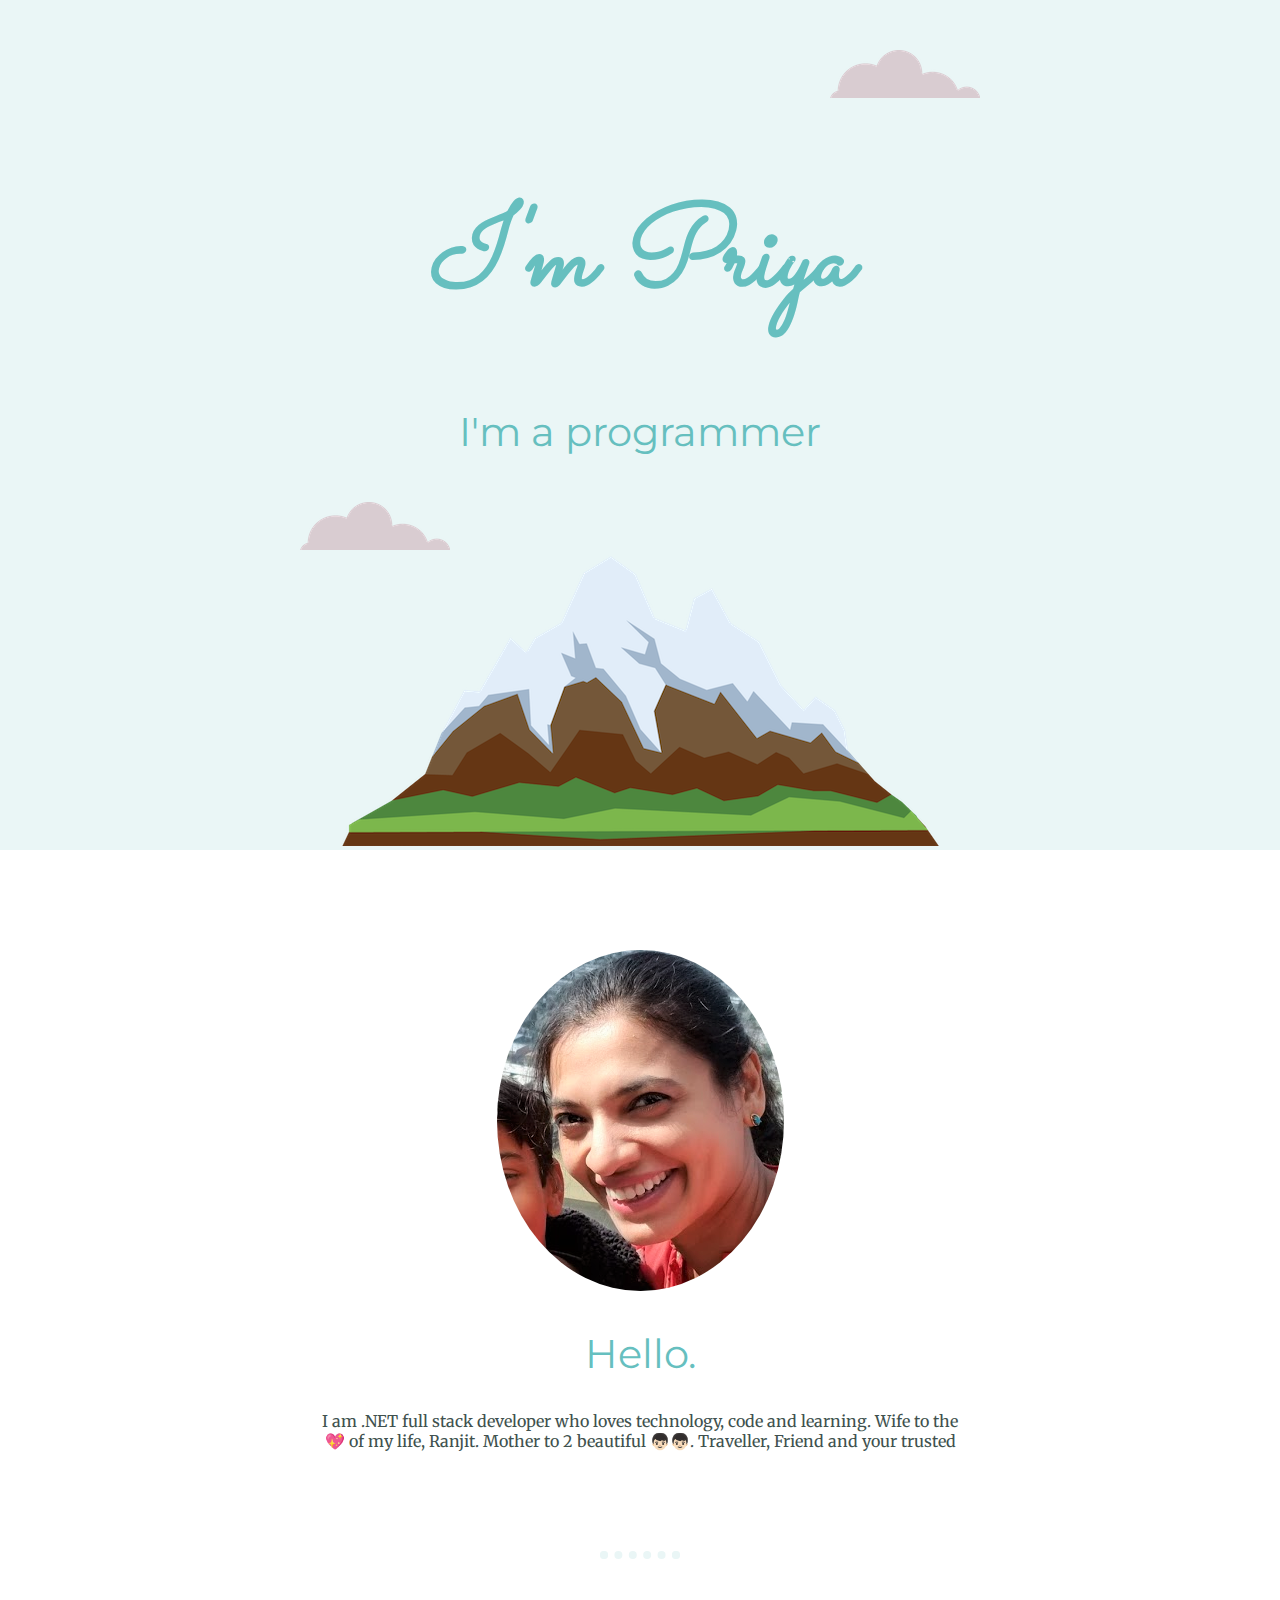
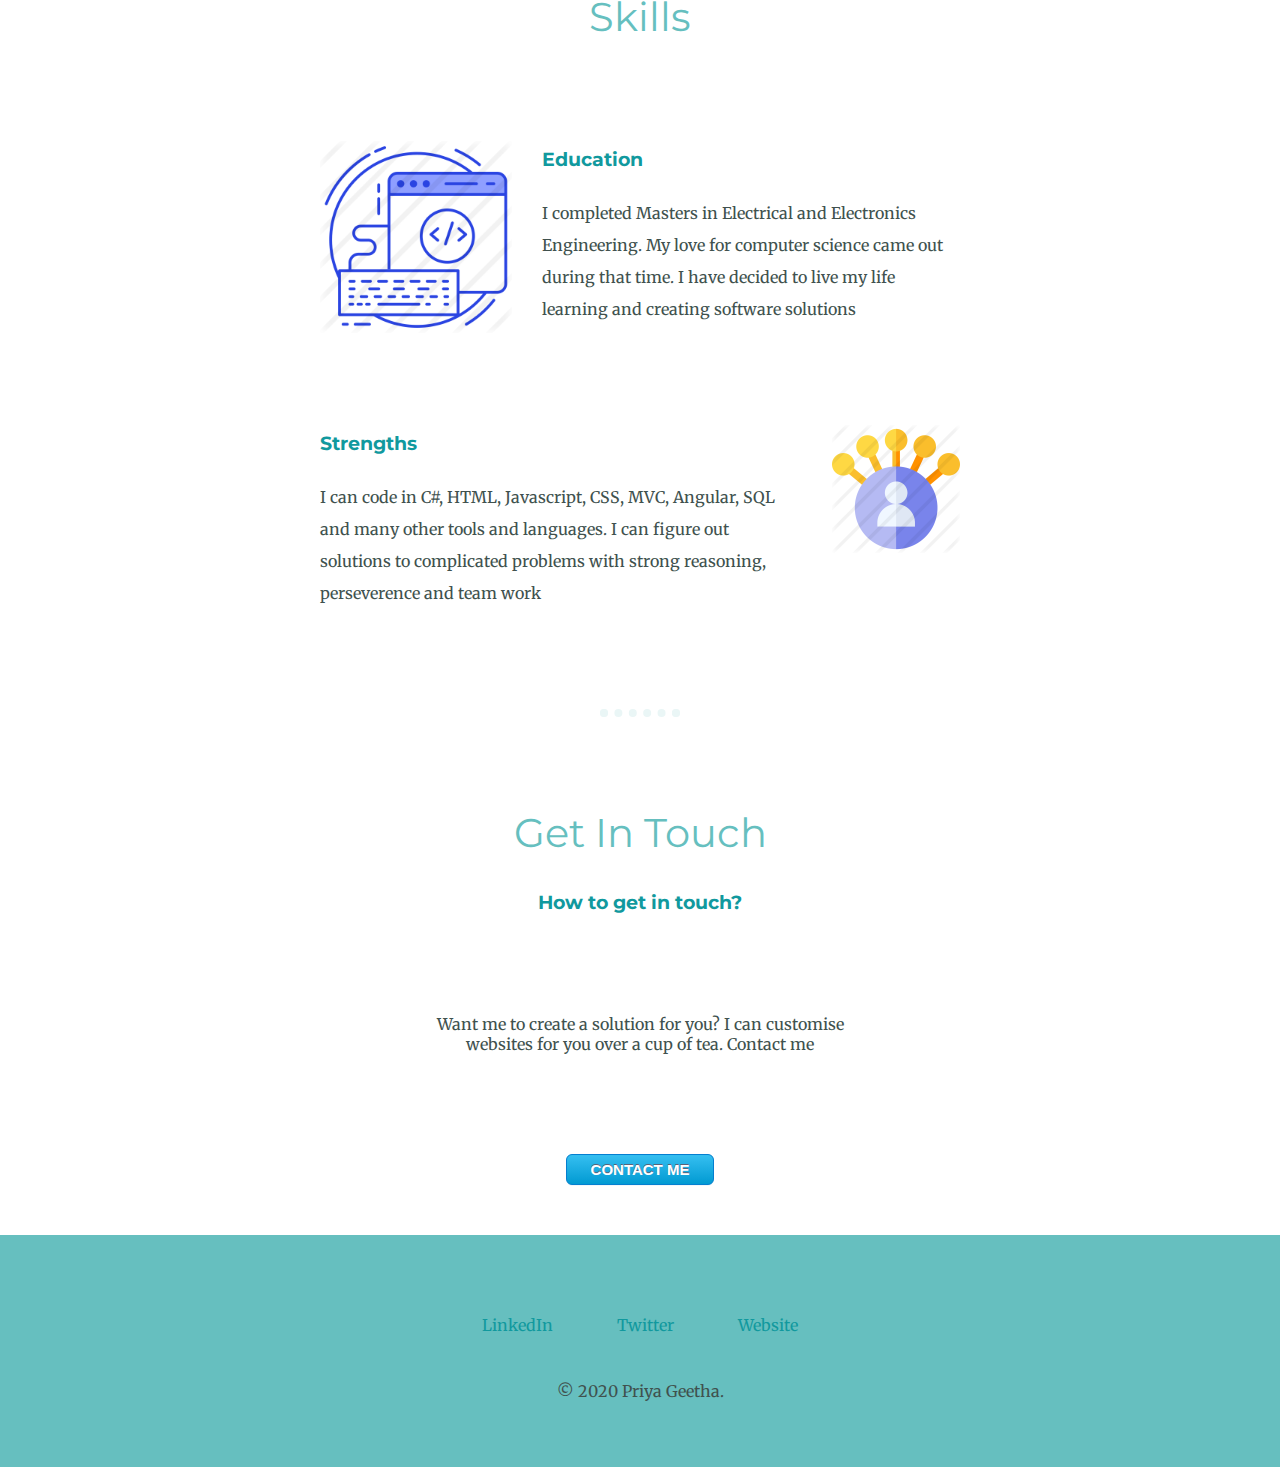
<file: index.html>
<!DOCTYPE html>

<head>
    <meta charset="utf-8">
    <title>Priya's World</title>
    <meta name="description" content="">
    <meta name="viewport" content="width=device-width, initial-scale=1">
    <link rel="stylesheet" href="css/styles.css">
    <link rel="shortcut icon" href="favicon.ico" type="image/x-icon">
    <link href="https://fonts.googleapis.com/css?family=Merriweather|Montserrat|Sacramento&display=swap" rel="stylesheet">
</head>

<body>
    <div class="top-container">
        <img class="top-cloud" src="images/cloud.png" alt="Sun">
        <h1><em>I'm Priya</em></h1>
        <h2>I'm  a programmer</h2>
        <img class="bottom-cloud" src="images/cloud.png" alt="">
        <img class="mountain" src="images/mountain.png" alt="">
    </div>
    <div class="middle-container">
        <div class="profile">
          <img id="myImg" src="images/priya.png" alt="Priya">
          <h2>Hello.</h2>
          <p>I am .NET full stack developer who loves technology, code and learning.
          Wife to the 💖 of my life, Ranjit.
          Mother to 2 beautiful 👦🏻👦🏻.
          Traveller, Friend and your trusted</p>
        </div>
        <hr>
        <div class="skills">
          <h2>Skills</h2>
          <div class="skill-row">
            <img class="skills-img" src="images/skills.png" alt="skills">
            <h3>Education</h3>
            <p class="code-skill">I completed Masters in Electrical and Electronics Engineering. My love for computer science came out during that time. I have decided to live my life learning and creating software solutions</p>
          </div>
          <div class="skill-row">
            <img class="tech-skills-img" src="images/techskills.png" alt="tech-skills">
            <h3>Strengths</h3>
            <p class="language-skill">I can code in C#, HTML, Javascript, CSS, MVC, Angular, SQL and many other tools and languages. 
            I can figure out solutions to complicated problems with strong reasoning, perseverence and team work</p>
          </div>
        </div>
        <hr>
        <div class="contact-me">
          <h2>Get In Touch</h2>
          <h3>How to get in touch?</h3>
          <p class="contact-data">Want me to create a solution for you? I can customise websites for you over a cup of tea. Contact me</p>
                 
          <a href="mailto:gpriyapillai@gmail.com" class="myButton">CONTACT ME</a>
        </div>
      </div>
      
      
      <div class="bottom-container">
        <a class="footer-link" href="https://www.linkedin.com/in/priyageetha/">LinkedIn</a>
        <a class="footer-link" href="https://twitter.com/">Twitter</a>
        <a class="footer-link" href="https://gpriyapillai.weebly.com/">Website</a>
        <p>© 2020 Priya Geetha.</p>
      </div>
      
</body>

</html>
</file>
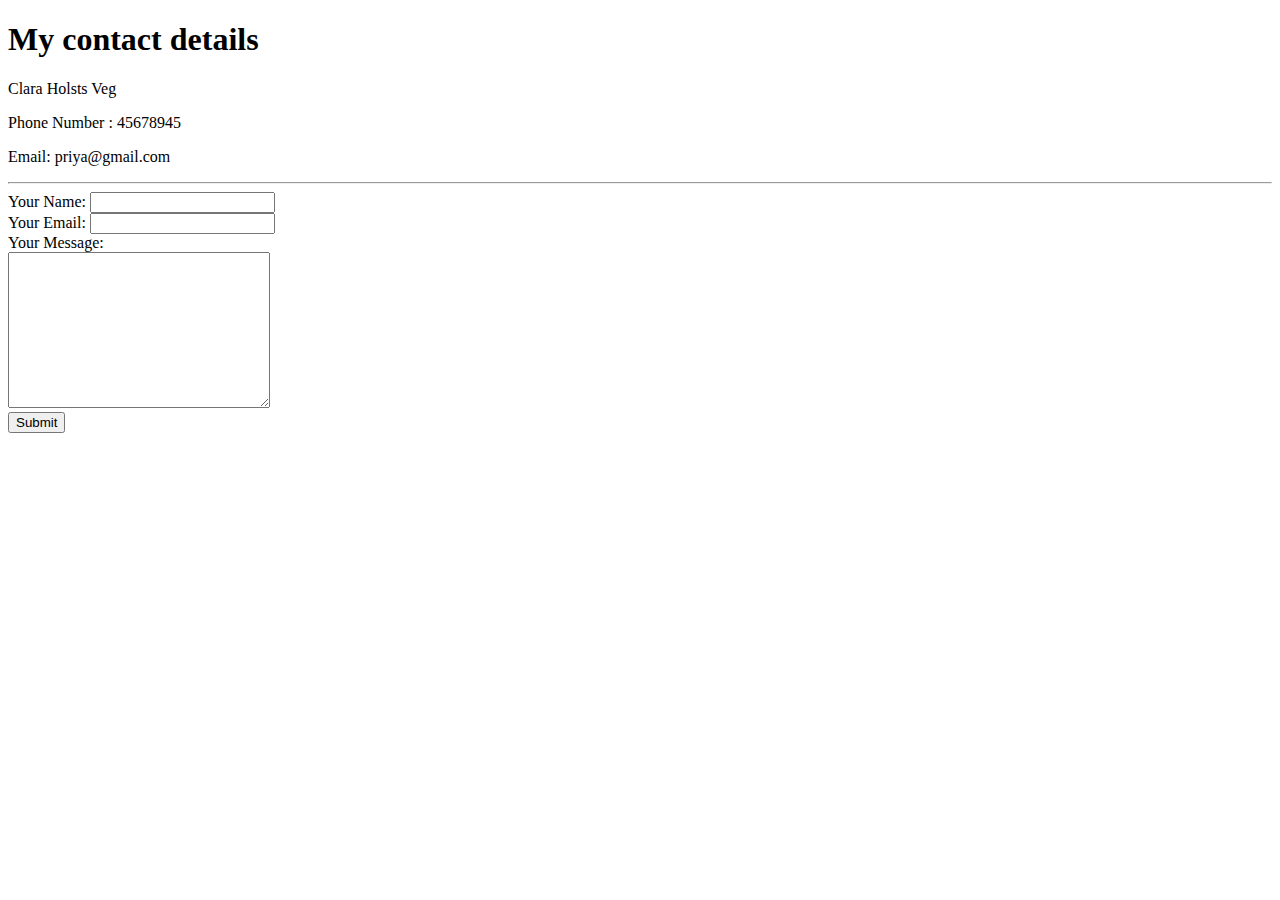
<file: contact.html>
<!DOCTYPE html>
<html>
    <head>
        <title>Contact me</title>
    </head>
    <body>
       <h1>My contact details</h1>
       <p>Clara Holsts Veg </p>
       <p>Phone Number : 45678945</p>
       <p>Email: priya@gmail.com</p>
       <hr>
        <form action="mailto:gpriyapillai@gmail.com" method="post" enctype="text/plain">
            <label for="">Your Name:</label>
            <input type="text" name="name"><br>
            <label for="">Your Email:</label>
            <input type="email" name="email" id="">
            <br>
            <label for="">Your Message:</label><br>
            <textarea name="message" id="" rows="10" cols="30" ></textarea>
            <br>
           
            <input type="submit">
        </form>
    </body>
</html>
</file>
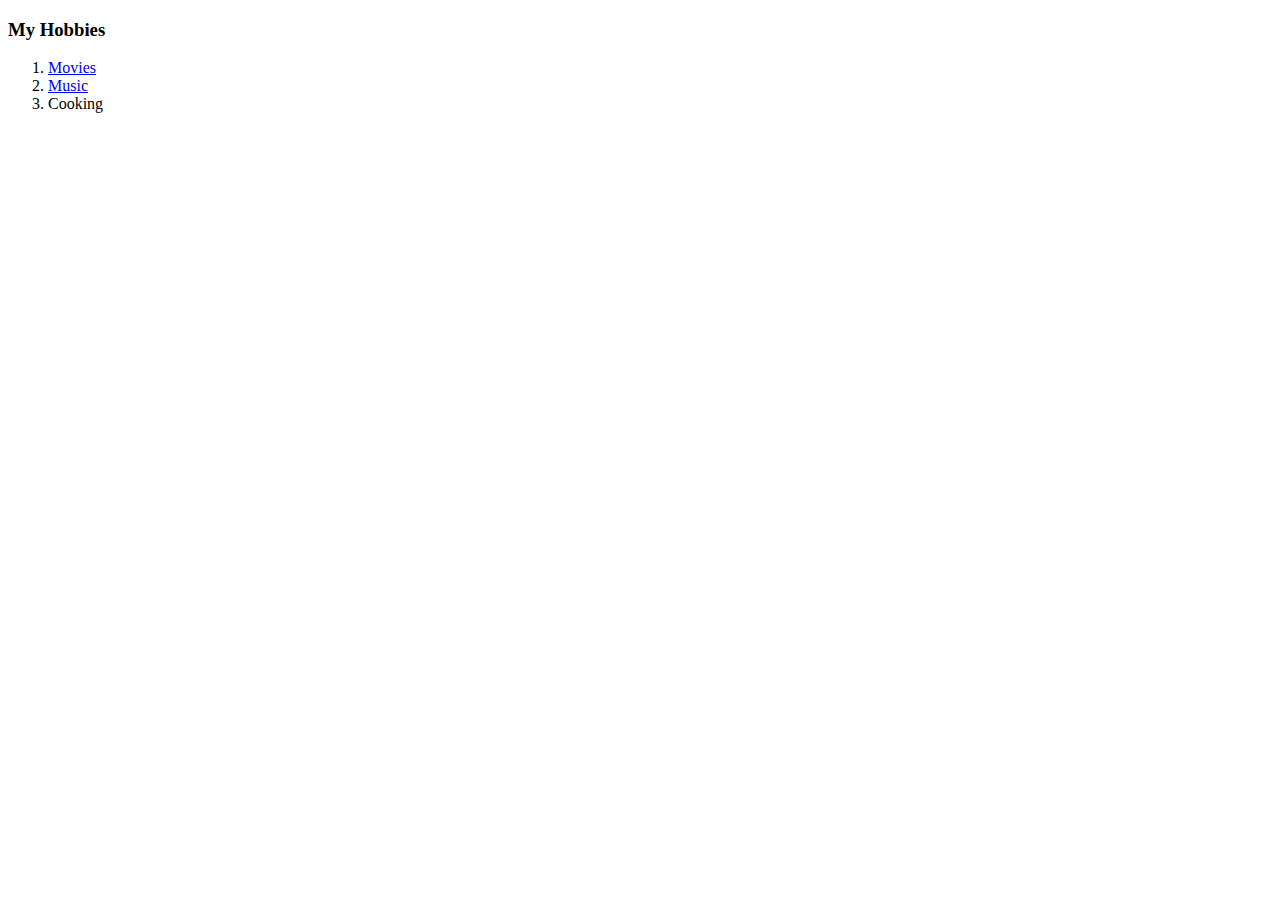
<file: hobbies.html>
<!DOCTYPE html>
<!--[if lt IE 7]>      <html class="no-js lt-ie9 lt-ie8 lt-ie7"> <![endif]-->
<!--[if IE 7]>         <html class="no-js lt-ie9 lt-ie8"> <![endif]-->
<!--[if IE 8]>         <html class="no-js lt-ie9"> <![endif]-->
<!--[if gt IE 8]><!--> <html class="no-js"> <!--<![endif]-->
    <head>
        <meta charset="utf-8">
        <meta http-equiv="X-UA-Compatible" content="IE=edge">
        <title>My Hobbies</title>
        <meta name="description" content="">
        <meta name="viewport" content="width=device-width, initial-scale=1">
        <link rel="stylesheet" href="">
    </head>
    <body>
        <h3>My Hobbies</h3>
        <ol>
            <li><a href="https://www.rottentomatoes.com/browse/in-theaters/">Movies</a></li>
            <li><a href="https://en.wikipedia.org/wiki/List_of_songs_recorded_by_Adele">Music</a></li>
            <li>Cooking</li>
        </ol>
    </body>
</html>
</file>
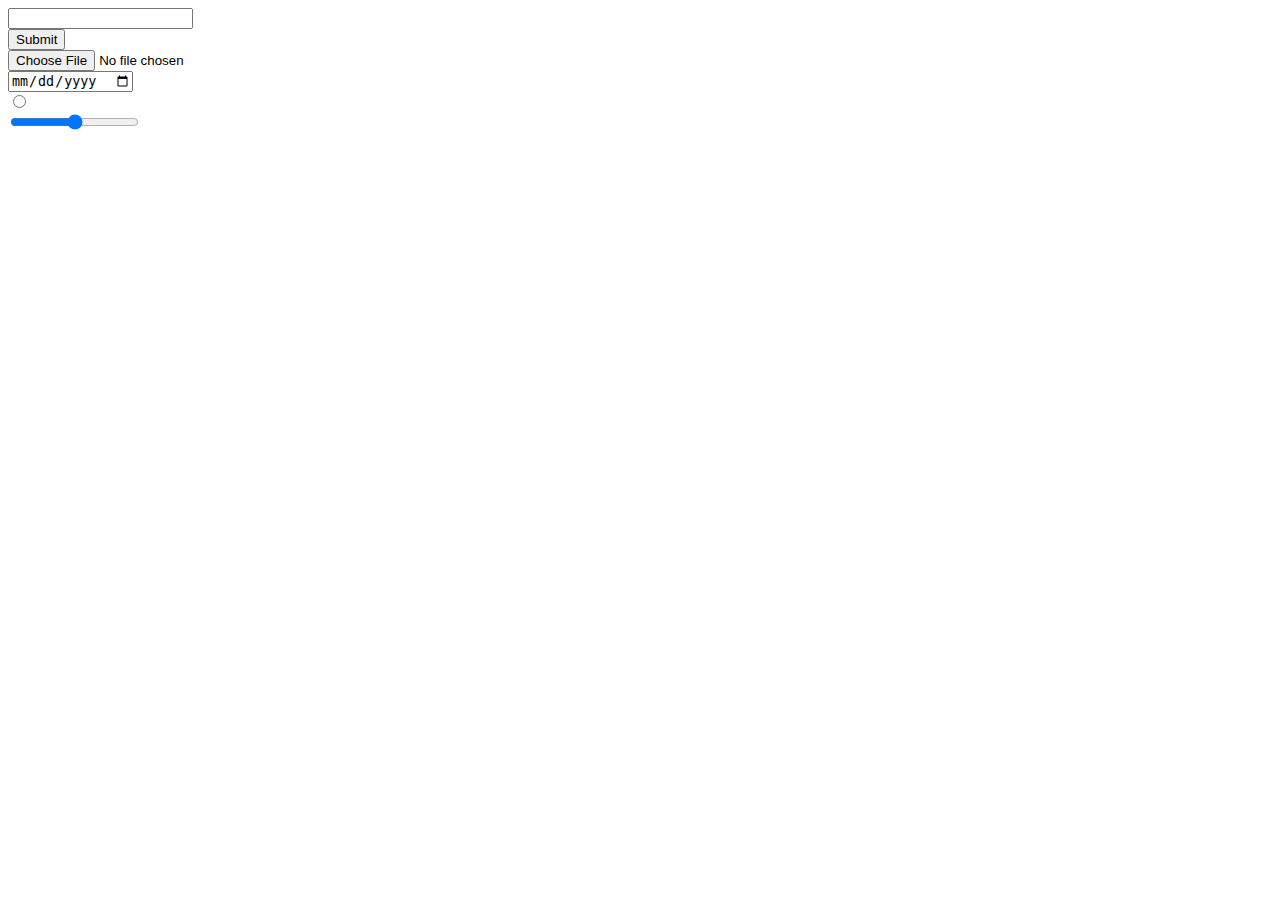
<file: input.html>
<!DOCTYPE html>
<html lang="en">
<head>
    <meta charset="UTF-8">
    <meta name="viewport" content="width=device-width, initial-scale=1.0">
    <title>HTML Inputs</title>
</head>
<body>
    <form action="">
        <input type="text" name="" id="">
        <br>
        <input type="submit">
        <br>    
        <input type="file" name="" id="">
        <br>
        <input type="date" name="" id="">
        <br>
        <input type="radio" name="" id=""><br>
        <input type="range" name="" id="">
    </form>
   

</body>
</html>
</file>
<file: css/styles.css>
body{
    text-align: center;
    margin: 0px;
    font-family: 'Merriweather', serif;
}
div{
    
    margin:0px; 
}
h1
{
     margin: 50px auto 0 auto; 
     font-family: 'Sacramento', serif;  
     font-size: 7em;
     color: #66BFBF;
     line-height: 2;
     
}
h2{    
    font-family: 'Montserrat', serif;  
    font-size:2.5em;
    color: #66BFBF;
    font-weight: normal;
}
h3{
    font-family: 'Montserrat', serif;  
    color: #11999E;
}
a{
    color:#11999E;
    text-decoration: none;
}
a:hover{
    color:#EAF6f6;
}
p{
    color:#40514E;
}
hr{
    border: 8px dotted #EAF6F6;   
    border-bottom: none;
    width:5%;   
    
}
.top-container{  
    background-color: #EAF6F6;
    position: relative;
   padding-top:100px;
    
}
.bottom-container{
    background-color: #66BFBF;
    padding: 50px;
}

.top-cloud
{
    position: absolute;
    right:300px;
    top:50px;
    
}

.bottom-cloud{
    position: absolute;
    left:300px;
    bottom: 300px ;
}
#myImg
{
    border-radius: 50%;
}
.skills-img{
    width:30%; height:30%;
    float:left;
    padding-right:30px;
}
.tech-skills-img{
    width:20%; height:20%;
    float:right;
    padding-left:30px;
}
.skill-row{
    width:50%;

    margin:100px auto 100px auto ;
    text-align: left;
    line-height: 2;
}
.skill-title{
    text-align: left;
}
.profile{
    width:50%;
    margin:100px auto 100px auto ;
}

.myButton {
	box-shadow: 0px 1px 0px 0px #f0f7fa;
	background:linear-gradient(to bottom, #33bdef 5%, #019ad2 100%);
	background-color:#66BFBF;
	border-radius:6px;
	border:1px solid #057fd0;
	display:inline-block;
	cursor:pointer;
	color:#ffffff;
	font-family:Arial;
	font-size:15px;
	font-weight:bold;
	padding:6px 24px;
	text-decoration:none;
	text-shadow:0px -1px 0px #5b6178;
}
.myButton:hover {
	background:linear-gradient(to bottom, #019ad2 5%, #33bdef 100%);
	background-color:#019ad2;
}
.myButton:active {
	position:relative;
	top:1px;
}

.contact-me{
    padding: 50px;
}
.footer-link{
    /* margin-bottom: 50px 10px 50px 10px; */
    line-height: 5  ;
    margin:30px;
    
;
}
.contact-data{
    width:40%;
    margin:100px auto 100px auto ;

}
.copyright{
    font-size:0.5rem;
    color:#EAF6f6;
    
}
</file>
